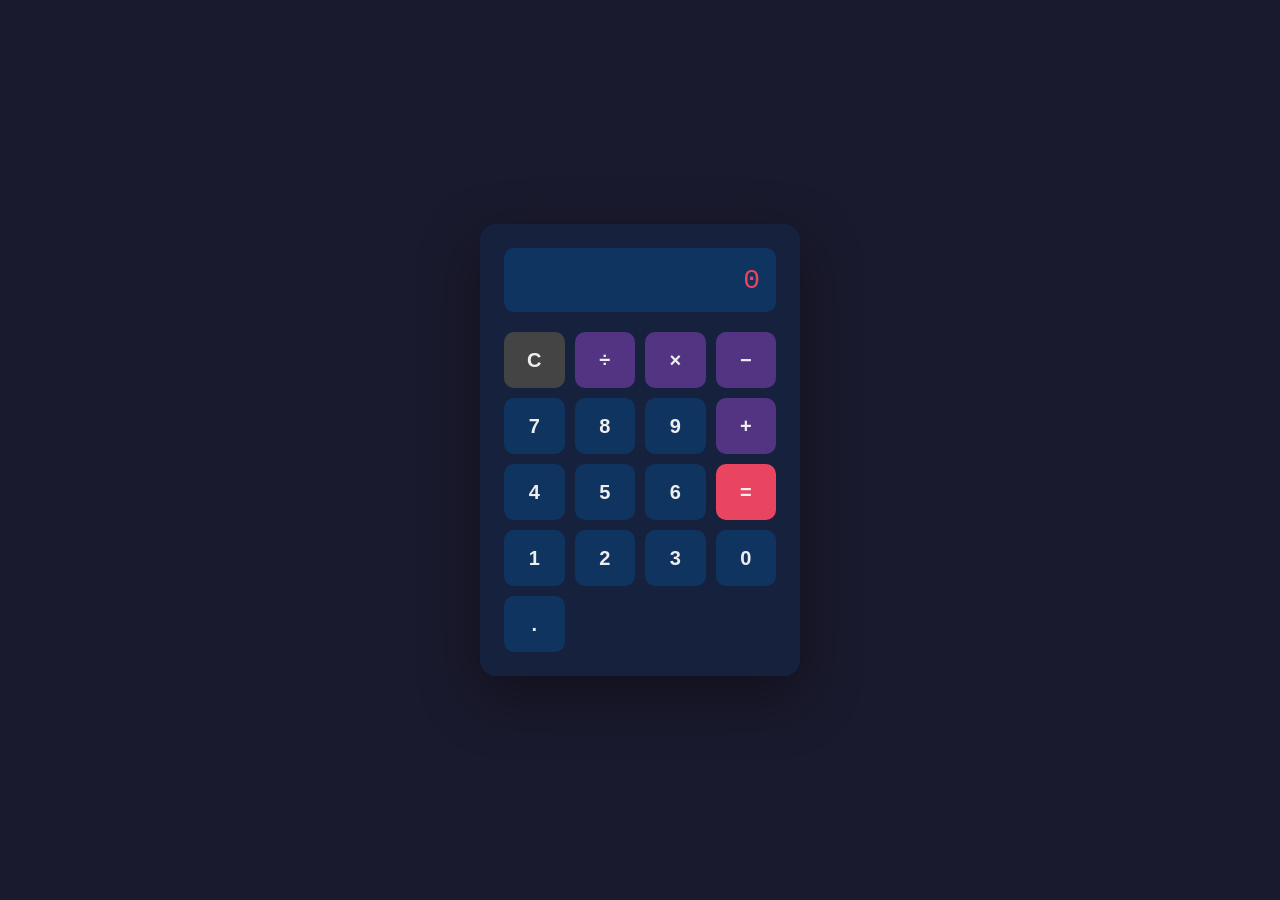
<file: Tools/calculator/index.html>
<!DOCTYPE html>
<html lang="en">
<head>
  <meta charset="UTF-8">
  <meta name="viewport" content="width=device-width, initial-scale=1.0">
  <title>Calculator</title>
  <link rel="stylesheet" href="style.css">
</head>
<body>
  <div class="calculator">
    <div class="display">
      <input type="text" id="display" readonly placeholder="0">
    </div>
    <div class="buttons">
      <button class="btn clear" data-action="clear">C</button>
      <button class="btn operator" data-action="operator" data-value="÷">÷</button>
      <button class="btn operator" data-action="operator" data-value="×">×</button>
      <button class="btn operator" data-action="operator" data-value="−">−</button>

      <button class="btn digit" data-action="digit" data-value="7">7</button>
      <button class="btn digit" data-action="digit" data-value="8">8</button>
      <button class="btn digit" data-action="digit" data-value="9">9</button>
      <button class="btn operator" data-action="operator" data-value="+">+</button>

      <button class="btn digit" data-action="digit" data-value="4">4</button>
      <button class="btn digit" data-action="digit" data-value="5">5</button>
      <button class="btn digit" data-action="digit" data-value="6">6</button>
      <button class="btn equals" data-action="equals">=</button>

      <button class="btn digit" data-action="digit" data-value="1">1</button>
      <button class="btn digit" data-action="digit" data-value="2">2</button>
      <button class="btn digit" data-action="digit" data-value="3">3</button>
      <button class="btn digit zero" data-action="digit" data-value="0">0</button>

      <button class="btn decimal" data-action="decimal">.</button>
    </div>
  </div>
  <script src="app.js"></script>
</body>
</html>
</file>
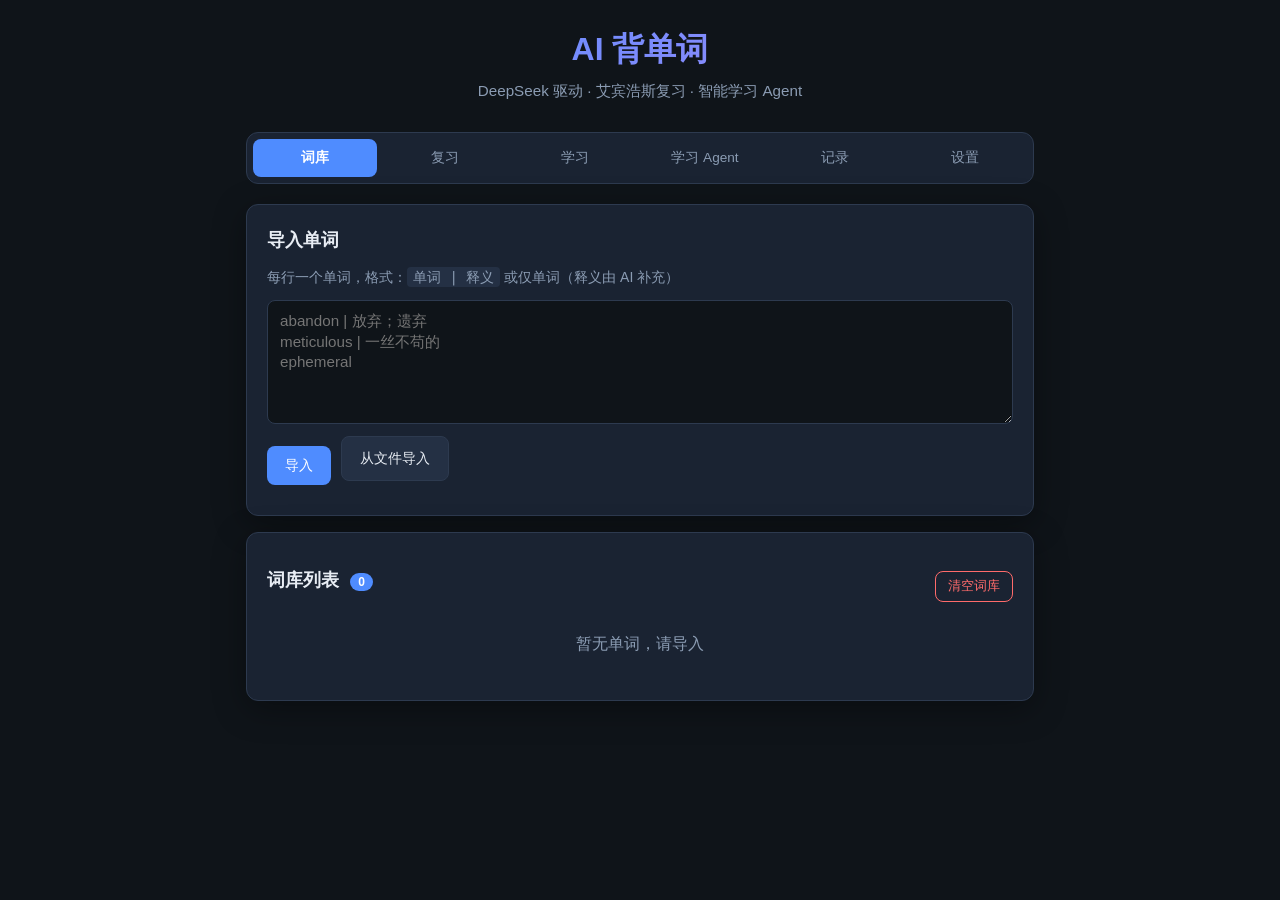
<file: Tools/vocab-trainer/index.html>
<!DOCTYPE html>
<html lang="zh-CN">
<head>
  <meta charset="UTF-8">
  <meta name="viewport" content="width=device-width, initial-scale=1.0">
  <title>AI 背单词 · Vocab Trainer</title>
  <link rel="stylesheet" href="style.css">
</head>
<body>
  <div class="app">
    <header class="header">
      <h1>AI 背单词</h1>
      <p class="subtitle">DeepSeek 驱动 · 艾宾浩斯复习 · 智能学习 Agent</p>
    </header>

    <nav class="tabs" role="tablist">
      <button class="tab active" data-tab="words" role="tab">词库</button>
      <button class="tab" data-tab="review" role="tab">复习</button>
      <button class="tab" data-tab="study" role="tab">学习</button>
      <button class="tab" data-tab="agent" role="tab">学习 Agent</button>
      <button class="tab" data-tab="history" role="tab">记录</button>
      <button class="tab" data-tab="settings" role="tab">设置</button>
    </nav>

    <main class="main">
      <!-- 词库 -->
      <section id="panel-words" class="panel active">
        <div class="card">
          <h2>导入单词</h2>
          <p class="hint">每行一个单词，格式：<code>单词 | 释义</code> 或仅单词（释义由 AI 补充）</p>
          <textarea id="import-text" rows="6" placeholder="abandon | 放弃；遗弃&#10;meticulous | 一丝不苟的&#10;ephemeral"></textarea>
          <div class="row">
            <button id="btn-import" class="btn primary">导入</button>
            <label class="btn secondary file-label">
              从文件导入
              <input type="file" id="import-file" accept=".txt,.csv" hidden>
            </label>
          </div>
        </div>
        <div class="card">
          <div class="row between">
            <h2>词库列表 <span id="word-count" class="badge">0</span></h2>
            <button id="btn-clear-words" class="btn danger small">清空词库</button>
          </div>
          <div id="word-list" class="word-list"></div>
        </div>
      </section>

      <!-- 复习（艾宾浩斯） -->
      <section id="panel-review" class="panel">
        <div class="card">
          <h2>艾宾浩斯复习</h2>
          <p class="hint">根据遗忘曲线自动安排复习；到期单词会出现在「学习」中。</p>
          <div class="stats-grid">
            <div class="stat"><span id="stat-due">0</span><label>今日待复习</label></div>
            <div class="stat"><span id="stat-new">0</span><label>新词</label></div>
            <div class="stat"><span id="stat-mastered">0</span><label>已掌握</label></div>
          </div>
          <button id="btn-start-review" class="btn primary large">开始复习（<span id="review-count">0</span> 词）</button>
        </div>
        <div class="card">
          <h3>复习计划预览</h3>
          <div id="review-schedule" class="schedule-list"></div>
        </div>
      </section>

      <!-- 学习会话 -->
      <section id="panel-study" class="panel">
        <div id="study-idle" class="card">
          <h2>单词学习</h2>
          <p class="hint">AI 为每个单词生成至少 6 种题型，每次重新出题。掌握不佳的单词会在本轮追加练习。</p>
          <label>本轮单词数
            <input type="number" id="study-batch-size" min="1" max="50" value="5">
          </label>
          <div class="row">
            <button id="btn-start-study-due" class="btn primary">学习到期单词</button>
            <button id="btn-start-study-all" class="btn secondary">随机学习</button>
          </div>
        </div>
        <div id="study-active" class="hidden">
          <div class="progress-bar"><div id="study-progress" class="progress-fill"></div></div>
          <p id="study-status" class="status-text"></p>
          <div id="question-area" class="question-area"></div>
        </div>
        <div id="study-report" class="card hidden"></div>
      </section>

      <!-- 学习 Agent -->
      <section id="panel-agent" class="panel">
        <div id="agent-idle" class="card">
          <h2>学习 Agent</h2>
          <p class="hint">描述你想学习的知识领域，AI 生成专项训练题。薄弱知识点会临时加练，结束后生成总结报告。</p>
          <label>学习主题
            <input type="text" id="agent-topic" placeholder="例如：高中物理电磁感应、雅思写作连接词、Python 列表推导式">
          </label>
          <label>目标题量
            <input type="number" id="agent-count" min="3" max="30" value="10">
          </label>
          <label>难度
            <select id="agent-difficulty">
              <option value="easy">基础</option>
              <option value="medium" selected>中等</option>
              <option value="hard">进阶</option>
            </select>
          </label>
          <button id="btn-start-agent" class="btn primary large">开始 Agent 训练</button>
        </div>
        <div id="agent-active" class="hidden">
          <div class="progress-bar"><div id="agent-progress" class="progress-fill"></div></div>
          <p id="agent-status" class="status-text"></p>
          <div id="agent-question-area" class="question-area"></div>
        </div>
        <div id="agent-report" class="card hidden"></div>
      </section>

      <!-- 历史记录 -->
      <section id="panel-history" class="panel">
        <div class="card">
          <div class="row between">
            <h2>错题本</h2>
            <button id="btn-clear-wrong" class="btn danger small">清空错题</button>
          </div>
          <div id="wrong-list" class="wrong-list"></div>
        </div>
        <div class="card">
          <h2>训练报告</h2>
          <div id="report-list" class="report-list"></div>
        </div>
      </section>

      <!-- 设置 -->
      <section id="panel-settings" class="panel">
        <div class="card">
          <h2>DeepSeek API</h2>
          <p class="hint">密钥仅保存在本机浏览器 localStorage，经本地代理转发请求。</p>
          <label>API Key
            <input type="password" id="api-key" placeholder="sk-...">
          </label>
          <label>API Base URL
            <input type="text" id="api-base" value="https://api.deepseek.com">
          </label>
          <label>模型（普通出题 / 判分 / 报告）
            <input type="text" id="api-model" value="deepseek-chat">
          </label>
          <p class="hint diagram-mode-hint">
            仅<strong>图示题补生成</strong>使用：<strong id="diagram-mode-label">deepseek-v4-pro · Thinking High</strong>
            <br>普通出题、判分、报告使用上方模型，不开启 Thinking 模式。
          </p>
          <label>代理地址（本地 server.py 默认）
            <input type="text" id="proxy-url" value="http://127.0.0.1:8765/api/chat">
          </label>
          <button id="btn-save-settings" class="btn primary">保存设置</button>
          <button id="btn-test-api" class="btn secondary">测试连接</button>
          <p id="api-test-result" class="hint"></p>
        </div>
      </section>
    </main>

    <div id="toast" class="toast hidden"></div>
    <div id="loading-overlay" class="loading-overlay hidden">
      <div class="spinner"></div>
      <p id="loading-text">AI 正在生成题目…</p>
    </div>
  </div>

  <script type="module" src="js/app.js"></script>
</body>
</html>
</file>
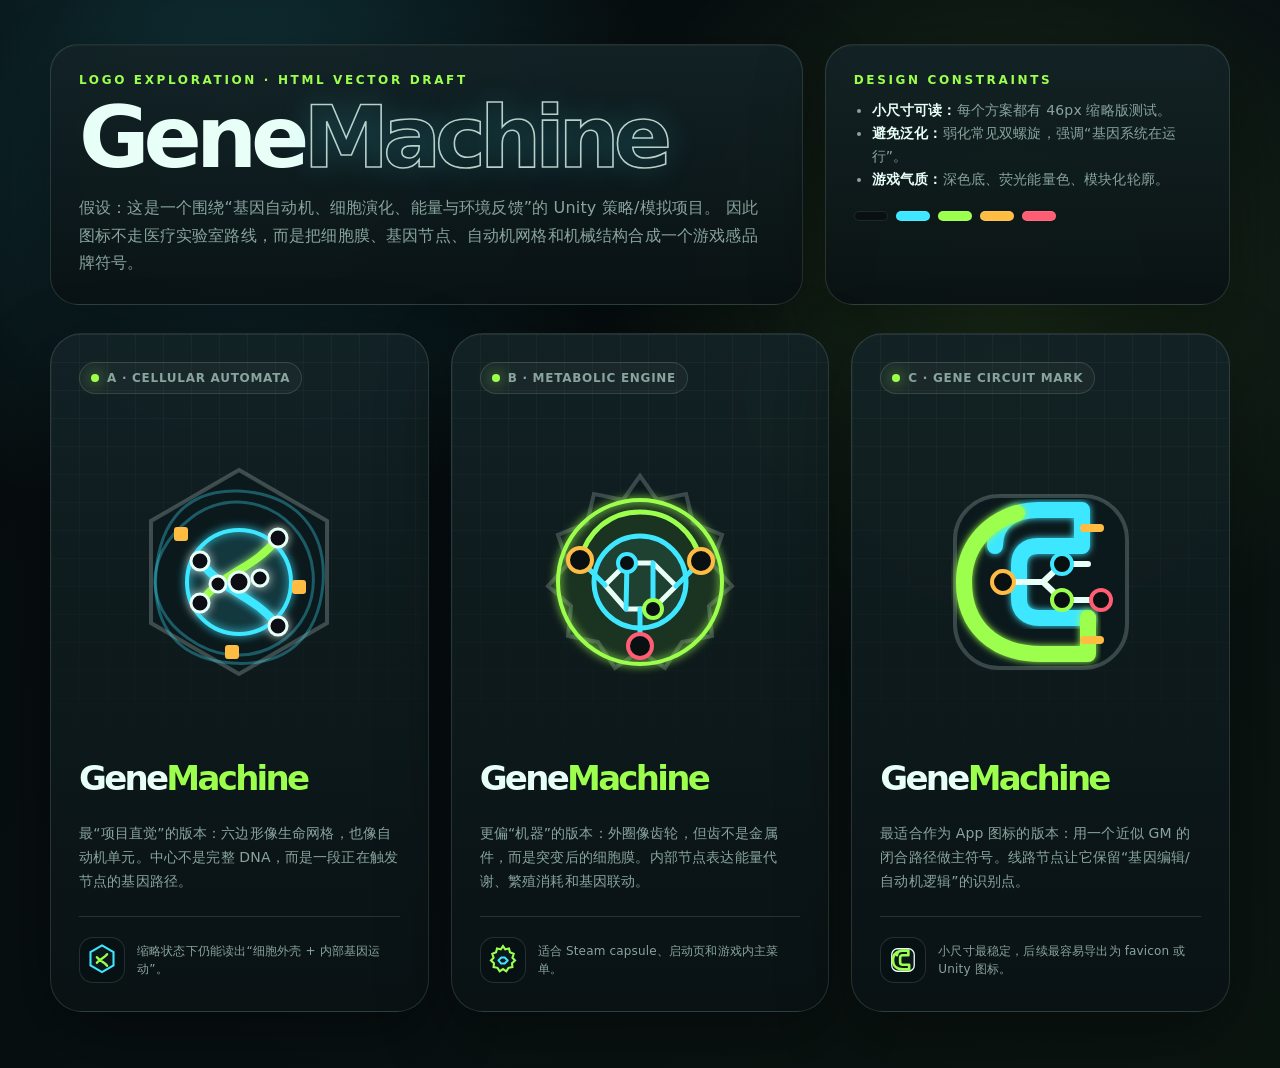
<file: GeneMachine-logo.html>
<!doctype html>
<html lang="zh-CN">
<head>
  <meta charset="utf-8" />
  <meta name="viewport" content="width=device-width, initial-scale=1" />
  <title>GeneMachine Logo Concepts</title>
  <style>
    :root {
      --bg: #081012;
      --panel: #0f1b1e;
      --panel-2: #132326;
      --text: #e8fff7;
      --muted: #88a49d;
      --cyan: #3ee7ff;
      --green: #9dff4d;
      --amber: #ffbc42;
      --red: #ff5d73;
      --line: rgba(232, 255, 247, 0.13);
    }

    * {
      box-sizing: border-box;
    }

    body {
      margin: 0;
      min-height: 100vh;
      color: var(--text);
      background:
        radial-gradient(circle at 18% 12%, rgba(62, 231, 255, 0.18), transparent 30%),
        radial-gradient(circle at 78% 26%, rgba(157, 255, 77, 0.13), transparent 32%),
        linear-gradient(135deg, #060b0d 0%, var(--bg) 52%, #0b1510 100%);
      font-family: Inter, ui-sans-serif, system-ui, -apple-system, BlinkMacSystemFont, "Segoe UI", sans-serif;
      letter-spacing: 0.01em;
    }

    .page {
      width: min(1180px, calc(100vw - 48px));
      margin: 0 auto;
      padding: 44px 0 56px;
    }

    .brief {
      display: grid;
      grid-template-columns: 1.3fr 0.7fr;
      gap: 22px;
      margin-bottom: 28px;
    }

    .brief-card,
    .concept {
      border: 1px solid var(--line);
      background: linear-gradient(180deg, rgba(19, 35, 38, 0.92), rgba(10, 18, 20, 0.92));
      box-shadow: 0 24px 70px rgba(0, 0, 0, 0.38), inset 0 1px 0 rgba(255, 255, 255, 0.04);
      backdrop-filter: blur(14px);
    }

    .brief-card {
      border-radius: 28px;
      padding: 28px;
    }

    .eyebrow {
      margin: 0 0 12px;
      color: var(--green);
      font-size: 12px;
      font-weight: 800;
      letter-spacing: 0.22em;
      text-transform: uppercase;
    }

    h1 {
      margin: 0;
      font-size: clamp(38px, 7vw, 86px);
      line-height: 0.9;
      letter-spacing: -0.07em;
    }

    .machine {
      color: transparent;
      -webkit-text-stroke: 1.6px rgba(232, 255, 247, 0.78);
      text-shadow: 0 0 32px rgba(62, 231, 255, 0.18);
    }

    .subtitle {
      max-width: 680px;
      margin: 18px 0 0;
      color: var(--muted);
      font-size: 16px;
      line-height: 1.7;
    }

    .notes {
      margin: 0;
      padding-left: 18px;
      color: var(--muted);
      font-size: 14px;
      line-height: 1.65;
    }

    .notes strong {
      color: var(--text);
    }

    .grid {
      display: grid;
      grid-template-columns: repeat(3, 1fr);
      gap: 22px;
    }

    .concept {
      position: relative;
      overflow: hidden;
      min-height: 640px;
      border-radius: 32px;
      padding: 28px;
    }

    .concept::before {
      content: "";
      position: absolute;
      inset: 0;
      pointer-events: none;
      background-image:
        linear-gradient(rgba(255, 255, 255, 0.035) 1px, transparent 1px),
        linear-gradient(90deg, rgba(255, 255, 255, 0.035) 1px, transparent 1px);
      background-size: 28px 28px;
      mask-image: linear-gradient(to bottom, black 0%, transparent 75%);
    }

    .concept > * {
      position: relative;
      z-index: 1;
    }

    .tag {
      display: inline-flex;
      align-items: center;
      gap: 8px;
      padding: 8px 11px;
      border: 1px solid var(--line);
      border-radius: 999px;
      color: var(--muted);
      background: rgba(255, 255, 255, 0.035);
      font-size: 12px;
      font-weight: 700;
      letter-spacing: 0.06em;
      text-transform: uppercase;
    }

    .tag::before {
      content: "";
      width: 8px;
      height: 8px;
      border-radius: 50%;
      background: var(--green);
      box-shadow: 0 0 16px var(--green);
    }

    .icon-wrap {
      display: grid;
      place-items: center;
      height: 320px;
      margin: 28px 0 20px;
    }

    svg {
      width: 260px;
      height: 260px;
      overflow: visible;
    }

    .wordmark {
      margin-top: 12px;
      font-size: 34px;
      font-weight: 900;
      letter-spacing: -0.08em;
      line-height: 0.95;
    }

    .wordmark span {
      color: var(--green);
    }

    .caption {
      margin: 14px 0 0;
      color: var(--muted);
      font-size: 14px;
      line-height: 1.7;
    }

    .mini {
      display: flex;
      gap: 12px;
      align-items: center;
      margin-top: 22px;
      padding-top: 20px;
      border-top: 1px solid var(--line);
      color: var(--muted);
      font-size: 12px;
      line-height: 1.5;
    }

    .mini-mark {
      display: grid;
      flex: 0 0 auto;
      place-items: center;
      width: 46px;
      height: 46px;
      border-radius: 14px;
      background: #071012;
      border: 1px solid var(--line);
    }

    .small-svg {
      width: 34px;
      height: 34px;
    }

    .orbit,
    .pulse,
    .gear {
      transform-origin: 130px 130px;
      animation: spin 18s linear infinite;
    }

    .pulse {
      animation: breathe 2.8s ease-in-out infinite;
    }

    .gear {
      animation-duration: 28s;
      animation-direction: reverse;
    }

    @keyframes spin {
      to {
        transform: rotate(360deg);
      }
    }

    @keyframes breathe {
      0%, 100% {
        opacity: 0.62;
        transform: scale(0.98);
      }
      50% {
        opacity: 1;
        transform: scale(1.03);
      }
    }

    .palette {
      display: flex;
      gap: 8px;
      margin-top: 20px;
    }

    .swatch {
      width: 34px;
      height: 10px;
      border-radius: 999px;
      border: 1px solid rgba(255, 255, 255, 0.1);
    }

    @media (max-width: 980px) {
      .brief,
      .grid {
        grid-template-columns: 1fr;
      }

      .concept {
        min-height: auto;
      }
    }
  </style>
</head>
<body>
  <main class="page">
    <section class="brief" aria-label="设计说明">
      <div class="brief-card">
        <p class="eyebrow">Logo Exploration · HTML Vector Draft</p>
        <h1>Gene<span class="machine">Machine</span></h1>
        <p class="subtitle">
          假设：这是一个围绕“基因自动机、细胞演化、能量与环境反馈”的 Unity 策略/模拟项目。
          因此图标不走医疗实验室路线，而是把细胞膜、基因节点、自动机网格和机械结构合成一个游戏感品牌符号。
        </p>
      </div>
      <div class="brief-card">
        <p class="eyebrow">Design Constraints</p>
        <ul class="notes">
          <li><strong>小尺寸可读：</strong>每个方案都有 46px 缩略版测试。</li>
          <li><strong>避免泛化：</strong>弱化常见双螺旋，强调“基因系统在运行”。</li>
          <li><strong>游戏气质：</strong>深色底、荧光能量色、模块化轮廓。</li>
        </ul>
        <div class="palette" aria-label="配色">
          <span class="swatch" style="background:#081012"></span>
          <span class="swatch" style="background:#3ee7ff"></span>
          <span class="swatch" style="background:#9dff4d"></span>
          <span class="swatch" style="background:#ffbc42"></span>
          <span class="swatch" style="background:#ff5d73"></span>
        </div>
      </div>
    </section>

    <section class="grid" aria-label="GeneMachine logo concepts">
      <article class="concept">
        <span class="tag">A · Cellular Automata</span>
        <div class="icon-wrap">
          <svg viewBox="0 0 260 260" role="img" aria-label="Cellular automata logo concept">
            <defs>
              <filter id="glow-cyan">
                <feGaussianBlur stdDeviation="4" result="blur" />
                <feMerge>
                  <feMergeNode in="blur" />
                  <feMergeNode in="SourceGraphic" />
                </feMerge>
              </filter>
            </defs>
            <path d="M130 18 L218 69 L218 171 L130 222 L42 171 L42 69 Z" fill="#0b191c" stroke="rgba(232,255,247,.22)" stroke-width="4" />
            <g class="orbit" fill="none" stroke="rgba(62,231,255,.32)" stroke-width="3">
              <path d="M130 39 C187 42 218 78 214 132 C209 187 176 215 122 211 C69 207 43 174 47 121 C51 69 78 37 130 39Z" />
              <path d="M82 66 C131 28 199 62 204 120 C210 183 144 224 88 192 C35 162 31 105 82 66Z" />
            </g>
            <g filter="url(#glow-cyan)">
              <circle cx="130" cy="130" r="52" fill="rgba(62,231,255,.08)" stroke="#3ee7ff" stroke-width="4" />
              <path d="M91 151 C116 118 144 118 169 86" fill="none" stroke="#9dff4d" stroke-width="8" stroke-linecap="round" />
              <path d="M91 109 C116 142 144 142 169 174" fill="none" stroke="#3ee7ff" stroke-width="8" stroke-linecap="round" />
              <g fill="#081012" stroke="#e8fff7" stroke-width="3">
                <circle cx="91" cy="151" r="9" />
                <circle cx="109" cy="132" r="8" />
                <circle cx="130" cy="130" r="10" />
                <circle cx="151" cy="126" r="8" />
                <circle cx="169" cy="86" r="9" />
                <circle cx="91" cy="109" r="9" />
                <circle cx="169" cy="174" r="9" />
              </g>
            </g>
            <g fill="#ffbc42">
              <rect x="65" y="75" width="14" height="14" rx="3" />
              <rect x="183" y="128" width="14" height="14" rx="3" />
              <rect x="116" y="193" width="14" height="14" rx="3" />
            </g>
          </svg>
        </div>
        <h2 class="wordmark">Gene<span>Machine</span></h2>
        <p class="caption">
          最“项目直觉”的版本：六边形像生命网格，也像自动机单元。中心不是完整 DNA，而是一段正在触发节点的基因路径。
        </p>
        <div class="mini">
          <div class="mini-mark">
            <svg class="small-svg" viewBox="0 0 260 260" aria-hidden="true">
              <path d="M130 18 L218 69 L218 171 L130 222 L42 171 L42 69 Z" fill="#0b191c" stroke="#3ee7ff" stroke-width="16" />
              <path d="M91 151 C116 118 144 118 169 86M91 109 C116 142 144 142 169 174" fill="none" stroke="#9dff4d" stroke-width="18" stroke-linecap="round" />
            </svg>
          </div>
          缩略状态下仍能读出“细胞外壳 + 内部基因运动”。
        </div>
      </article>

      <article class="concept">
        <span class="tag">B · Metabolic Engine</span>
        <div class="icon-wrap">
          <svg viewBox="0 0 260 260" role="img" aria-label="Metabolic engine logo concept">
            <defs>
              <filter id="glow-green">
                <feGaussianBlur stdDeviation="4" result="blur" />
                <feMerge>
                  <feMergeNode in="blur" />
                  <feMergeNode in="SourceGraphic" />
                </feMerge>
              </filter>
            </defs>
            <g class="gear" fill="#0b191c" stroke="rgba(232,255,247,.2)" stroke-width="4">
              <path d="M130 24 L147 48 L176 42 L183 71 L212 83 L202 112 L222 134 L199 154 L202 184 L172 190 L155 216 L130 199 L105 216 L88 190 L58 184 L61 154 L38 134 L58 112 L48 83 L77 71 L84 42 L113 48 Z" />
            </g>
            <circle cx="130" cy="130" r="82" fill="rgba(157,255,77,.06)" stroke="#9dff4d" stroke-width="4" filter="url(#glow-green)" />
            <circle class="pulse" cx="130" cy="130" r="46" fill="rgba(62,231,255,.08)" stroke="#3ee7ff" stroke-width="5" />
            <g fill="none" stroke-width="5" stroke-linecap="round" stroke-linejoin="round">
              <path d="M95 133 L117 111 L143 111 L166 134 L143 157 L116 157 Z" stroke="#e8fff7" />
              <path d="M117 111 L116 157M143 111 L143 157M95 133 L70 108M166 134 L191 109M130 157 L130 194" stroke="#3ee7ff" />
              <path d="M70 108 C78 78 101 60 130 60 C161 60 184 80 191 109" stroke="#9dff4d" />
            </g>
            <g fill="#081012" stroke-width="4">
              <circle cx="70" cy="108" r="12" stroke="#ffbc42" />
              <circle cx="191" cy="109" r="12" stroke="#ffbc42" />
              <circle cx="130" cy="194" r="12" stroke="#ff5d73" />
              <circle cx="117" cy="111" r="9" stroke="#3ee7ff" />
              <circle cx="143" cy="157" r="9" stroke="#9dff4d" />
            </g>
          </svg>
        </div>
        <h2 class="wordmark">Gene<span>Machine</span></h2>
        <p class="caption">
          更偏“机器”的版本：外圈像齿轮，但齿不是金属件，而是突变后的细胞膜。内部节点表达能量代谢、繁殖消耗和基因联动。
        </p>
        <div class="mini">
          <div class="mini-mark">
            <svg class="small-svg" viewBox="0 0 260 260" aria-hidden="true">
              <path d="M130 24 L147 48 L176 42 L183 71 L212 83 L202 112 L222 134 L199 154 L202 184 L172 190 L155 216 L130 199 L105 216 L88 190 L58 184 L61 154 L38 134 L58 112 L48 83 L77 71 L84 42 L113 48 Z" fill="#0b191c" stroke="#9dff4d" stroke-width="16" />
              <path d="M95 133 L117 111 L143 111 L166 134 L143 157 L116 157 Z" fill="none" stroke="#3ee7ff" stroke-width="15" stroke-linejoin="round" />
            </svg>
          </div>
          适合 Steam capsule、启动页和游戏内主菜单。
        </div>
      </article>

      <article class="concept">
        <span class="tag">C · Gene Circuit Mark</span>
        <div class="icon-wrap">
          <svg viewBox="0 0 260 260" role="img" aria-label="Gene circuit logo concept">
            <defs>
              <filter id="glow-amber">
                <feGaussianBlur stdDeviation="3.8" result="blur" />
                <feMerge>
                  <feMergeNode in="blur" />
                  <feMergeNode in="SourceGraphic" />
                </feMerge>
              </filter>
            </defs>
            <rect x="44" y="44" width="172" height="172" rx="44" fill="#0b191c" stroke="rgba(232,255,247,.2)" stroke-width="4" />
            <path d="M84 94 C84 69 103 58 127 58 L171 58 L171 94 L127 94 C115 94 108 101 108 113 L108 147 C108 159 116 166 128 166 L177 166" fill="none" stroke="#3ee7ff" stroke-width="16" stroke-linecap="round" stroke-linejoin="round" filter="url(#glow-amber)" />
            <path d="M177 166 L177 202 L130 202 C82 202 53 173 53 130 C53 96 74 71 106 61" fill="none" stroke="#9dff4d" stroke-width="16" stroke-linecap="round" stroke-linejoin="round" filter="url(#glow-amber)" />
            <path d="M92 130 L132 130 L151 112 L177 112M132 130 L151 148 L190 148" fill="none" stroke="#e8fff7" stroke-width="6" stroke-linecap="round" stroke-linejoin="round" />
            <g fill="#081012" stroke-width="4">
              <circle cx="92" cy="130" r="11" stroke="#ffbc42" />
              <circle cx="151" cy="112" r="10" stroke="#3ee7ff" />
              <circle cx="151" cy="148" r="10" stroke="#9dff4d" />
              <circle cx="190" cy="148" r="10" stroke="#ff5d73" />
            </g>
            <g fill="#ffbc42">
              <rect x="169" y="72" width="24" height="8" rx="4" />
              <rect x="169" y="184" width="24" height="8" rx="4" />
            </g>
          </svg>
        </div>
        <h2 class="wordmark">Gene<span>Machine</span></h2>
        <p class="caption">
          最适合作为 App 图标的版本：用一个近似 GM 的闭合路径做主符号。线路节点让它保留“基因编辑/自动机逻辑”的识别点。
        </p>
        <div class="mini">
          <div class="mini-mark">
            <svg class="small-svg" viewBox="0 0 260 260" aria-hidden="true">
              <rect x="44" y="44" width="172" height="172" rx="44" fill="#0b191c" stroke="#e8fff7" stroke-width="10" />
              <path d="M84 94 C84 69 103 58 127 58 L171 58 L171 94 L127 94 C115 94 108 101 108 113 L108 147 C108 159 116 166 128 166 L177 166 L177 202 L130 202 C82 202 53 173 53 130 C53 96 74 71 106 61" fill="none" stroke="#9dff4d" stroke-width="20" stroke-linecap="round" stroke-linejoin="round" />
            </svg>
          </div>
          小尺寸最稳定，后续最容易导出为 favicon 或 Unity 图标。
        </div>
      </article>
    </section>
  </main>
</body>
</html>
</file>
<file: Tools/calculator/style.css>
* {
  margin: 0;
  padding: 0;
  box-sizing: border-box;
}

body {
  display: flex;
  justify-content: center;
  align-items: center;
  min-height: 100vh;
  background: #1a1a2e;
  font-family: 'Segoe UI', system-ui, sans-serif;
}

.calculator {
  background: #16213e;
  border-radius: 16px;
  padding: 24px;
  box-shadow: 0 20px 60px rgba(0, 0, 0, 0.4);
  width: 320px;
}

.display {
  margin-bottom: 20px;
}

.display input {
  width: 100%;
  height: 64px;
  border: none;
  border-radius: 10px;
  background: #0f3460;
  color: #e94560;
  font-size: 28px;
  text-align: right;
  padding: 0 16px;
  outline: none;
  font-family: 'Consolas', 'Courier New', monospace;
}

.display input::placeholder {
  color: #533483;
}

.buttons {
  display: grid;
  grid-template-columns: repeat(4, 1fr);
  gap: 10px;
}

.btn {
  height: 56px;
  border: none;
  border-radius: 10px;
  font-size: 20px;
  font-weight: 600;
  cursor: pointer;
  transition: transform 0.1s, box-shadow 0.1s;
  color: #eee;
}

.btn:hover {
  transform: translateY(-1px);
  box-shadow: 0 4px 12px rgba(0, 0, 0, 0.3);
}

.btn:active {
  transform: translateY(0);
}

.digit {
  background: #0f3460;
}

.digit:hover {
  background: #1a4a7a;
}

.operator {
  background: #533483;
}

.operator:hover {
  background: #6a44a5;
}

.equals {
  background: #e94560;
}

.equals:hover {
  background: #f0627a;
}

.clear {
  background: #444;
}

.clear:hover {
  background: #666;
}

.decimal {
  background: #0f3460;
}

.decimal:hover {
  background: #1a4a7a;
}

.zero {
  /* zero spans one column like others — layout stays uniform */
}
</file>
<file: Tools/vocab-trainer/style.css>
/* AI Vocab Trainer — modern learning UI */

/* Scrollbar */
::-webkit-scrollbar { width: 6px; height: 6px; }
::-webkit-scrollbar-track { background: transparent; }
::-webkit-scrollbar-thumb { background: var(--border); border-radius: 3px; }
::-webkit-scrollbar-thumb:hover { background: var(--muted); }

:root {
  --bg: #0f1419;
  --surface: #1a2332;
  --surface2: #243044;
  --border: #2d3a4f;
  --text: #e8edf4;
  --muted: #8b9cb3;
  --primary: #4f8cff;
  --primary-hover: #6ba0ff;
  --success: #3dd68c;
  --danger: #ff6b6b;
  --warning: #ffc857;
  --radius: 12px;
  --shadow: 0 8px 32px rgba(0, 0, 0, 0.35);
  font-family: "Segoe UI", "PingFang SC", "Microsoft YaHei", sans-serif;
}

* { box-sizing: border-box; margin: 0; padding: 0; }

body {
  background: var(--bg);
  color: var(--text);
  min-height: 100vh;
  line-height: 1.6;
}

.app {
  max-width: 820px;
  margin: 0 auto;
  padding: 24px 16px 48px;
}

.header {
  text-align: center;
  margin-bottom: 28px;
}

.header h1 {
  font-size: 2rem;
  background: linear-gradient(135deg, var(--primary), #a78bfa);
  -webkit-background-clip: text;
  -webkit-text-fill-color: transparent;
  background-clip: text;
}

.subtitle { color: var(--muted); font-size: 0.95rem; margin-top: 4px; }

/* Tabs */
.tabs {
  display: flex;
  gap: 6px;
  flex-wrap: wrap;
  margin-bottom: 20px;
  background: var(--surface);
  padding: 6px;
  border-radius: var(--radius);
  border: 1px solid var(--border);
}

.tab {
  flex: 1;
  min-width: 70px;
  padding: 10px 8px;
  border: none;
  background: transparent;
  color: var(--muted);
  border-radius: 8px;
  cursor: pointer;
  font-size: 0.85rem;
  transition: all 0.2s;
}

.tab:hover { color: var(--text); background: var(--surface2); }
.tab.active { background: var(--primary); color: #fff; font-weight: 600; }

.panel { display: none; }
.panel.active { display: block; }

/* Cards */
.card {
  background: var(--surface);
  border: 1px solid var(--border);
  border-radius: var(--radius);
  padding: 20px;
  margin-bottom: 16px;
  box-shadow: var(--shadow);
  transition: border-color 0.2s;
}

.card:hover { border-color: var(--muted); }

.card h2, .card h3 { margin-bottom: 12px; font-size: 1.15rem; }

.hint { color: var(--muted); font-size: 0.875rem; margin-bottom: 12px; }
.hint code { background: var(--surface2); padding: 2px 6px; border-radius: 4px; }

label {
  display: block;
  margin-bottom: 14px;
  font-size: 0.9rem;
  color: var(--muted);
}

input[type="text"], input[type="password"], input[type="number"], select, textarea {
  display: block;
  width: 100%;
  margin-top: 6px;
  padding: 10px 12px;
  background: var(--bg);
  border: 1px solid var(--border);
  border-radius: 8px;
  color: var(--text);
  font-size: 0.95rem;
}

input:focus, select:focus, textarea:focus {
  outline: none;
  border-color: var(--primary);
  box-shadow: 0 0 0 3px rgba(79, 140, 255, 0.15);
}

input:focus-visible, select:focus-visible, textarea:focus-visible,
button:focus-visible, .btn:focus-visible, .option-btn:focus-visible,
.file-label:focus-visible {
  outline: 2px solid var(--primary);
  outline-offset: 2px;
}

textarea { resize: vertical; font-family: inherit; }

.row { display: flex; gap: 10px; flex-wrap: wrap; align-items: center; margin-top: 12px; }
.row.between { justify-content: space-between; }

/* Buttons */
.btn {
  padding: 10px 18px;
  border: none;
  border-radius: 8px;
  cursor: pointer;
  font-size: 0.9rem;
  font-weight: 500;
  transition: all 0.2s;
}

.btn.primary { background: var(--primary); color: #fff; }
.btn.primary:hover { background: var(--primary-hover); }
.btn.secondary { background: var(--surface2); color: var(--text); border: 1px solid var(--border); }
.btn.secondary:hover { background: var(--border); }
.btn.danger { background: transparent; color: var(--danger); border: 1px solid var(--danger); }
.btn.danger:hover { background: rgba(255, 107, 107, 0.15); }
.btn.small { padding: 6px 12px; font-size: 0.8rem; }
.btn.large { padding: 14px 24px; font-size: 1rem; width: 100%; margin-top: 8px; }

.file-label { cursor: pointer; display: inline-flex; align-items: center; }

.badge {
  background: var(--primary);
  color: #fff;
  font-size: 0.75rem;
  padding: 2px 8px;
  border-radius: 99px;
  margin-left: 6px;
}

/* Word list */
.word-list { max-height: 360px; overflow-y: auto; }

.word-item {
  display: grid;
  grid-template-columns: 1fr 2fr;
  gap: 4px 12px;
  padding: 10px 0;
  border-bottom: 1px solid var(--border);
  font-size: 0.9rem;
}

.word-item strong { color: var(--primary); }
.word-item small { grid-column: 1 / -1; color: var(--muted); font-size: 0.8rem; }

/* Stats */
.stats-grid {
  display: grid;
  grid-template-columns: repeat(3, 1fr);
  gap: 12px;
  margin: 16px 0;
}

.stat {
  text-align: center;
  background: var(--bg);
  padding: 16px;
  border-radius: 8px;
  border: 1px solid var(--border);
}

.stat span { display: block; font-size: 1.8rem; font-weight: 700; color: var(--primary); }
.stat label { font-size: 0.8rem; color: var(--muted); margin: 0; }

.schedule-list { max-height: 240px; overflow-y: auto; }

.schedule-item {
  display: flex;
  justify-content: space-between;
  padding: 8px 0;
  border-bottom: 1px solid var(--border);
  font-size: 0.9rem;
}

.schedule-item.due { color: var(--warning); font-weight: 600; }

/* Questions */
.progress-bar {
  height: 6px;
  background: var(--surface2);
  border-radius: 99px;
  overflow: hidden;
  margin-bottom: 12px;
}

.progress-fill {
  height: 100%;
  background: linear-gradient(90deg, var(--primary), #a78bfa);
  width: 0%;
  transition: width 0.3s;
}

.status-text { color: var(--muted); font-size: 0.875rem; margin-bottom: 16px; }

.question-card {
  background: var(--surface);
  border: 1px solid var(--border);
  border-radius: var(--radius);
  padding: 24px;
}

.q-type {
  display: inline-block;
  background: rgba(79, 140, 255, 0.2);
  color: var(--primary);
  padding: 4px 10px;
  border-radius: 99px;
  font-size: 0.75rem;
  margin-bottom: 8px;
  margin-right: 8px;
}

.q-tag {
  display: inline-block;
  background: rgba(167, 139, 250, 0.2);
  color: #a78bfa;
  padding: 4px 10px;
  border-radius: 99px;
  font-size: 0.75rem;
}

.q-prompt {
  font-size: 1.1rem;
  margin: 16px 0 20px;
  line-height: 1.7;
}

.q-diagram {
  width: 100%;
  max-height: 360px;
  margin: 0 0 20px;
  padding: 12px;
  background: rgba(255, 255, 255, 0.96);
  border: 1px solid var(--border);
  border-radius: 12px;
}

.q-diagram .component.opamp path {
  fill: #fff;
}

.q-diagram .component.ground line {
  stroke: #172033;
  stroke-width: 3;
}

.q-diagram .wire,
.q-diagram .component line,
.q-diagram .component polyline,
.q-diagram .component circle,
.q-diagram .arrow path {
  stroke: #172033;
  stroke-width: 3;
  stroke-linecap: round;
  stroke-linejoin: round;
  fill: none;
}

.q-diagram .node {
  fill: #172033;
}

.q-diagram text {
  fill: #172033;
  font-size: 15px;
  font-weight: 700;
  font-family: Arial, "Microsoft YaHei", sans-serif;
}

.q-diagram .shape.rect,
.q-diagram .shape.ellipse,
.q-diagram .shape.polygon,
.q-diagram .shape.arc {
  stroke: #172033;
  stroke-width: 2;
}

.q-diagram .icon {
  fill: #172033;
  font-family: "Segoe UI Emoji", "Apple Color Emoji", sans-serif;
}

.diagram-missing {
  margin: 0 0 16px;
  padding: 12px;
  border-radius: 8px;
  background: rgba(255, 200, 87, 0.15);
  border: 1px solid var(--warning);
  color: var(--warning);
  font-size: 0.875rem;
}

.q-options { display: flex; flex-direction: column; gap: 8px; }

.option-btn {
  text-align: left;
  background: var(--bg);
  border: 1px solid var(--border);
  color: var(--text);
  padding: 12px 16px;
  width: 100%;
  border-radius: 8px;
  cursor: pointer;
  font-size: 0.95rem;
  transition: all 0.15s;
}

.option-btn:hover { border-color: var(--primary); background: rgba(79, 140, 255, 0.1); }

.q-input { margin-bottom: 12px; }

.feedback {
  margin-top: 16px;
  padding: 14px;
  border-radius: 8px;
  font-size: 0.95rem;
}

.feedback.correct { background: rgba(61, 214, 140, 0.15); border: 1px solid var(--success); }
.feedback.wrong { background: rgba(255, 107, 107, 0.15); border: 1px solid var(--danger); }
.feedback p { margin-top: 8px; color: var(--muted); font-size: 0.875rem; }

/* History */
.wrong-item, .report-item {
  padding: 12px 0;
  border-bottom: 1px solid var(--border);
  font-size: 0.9rem;
}

.wrong-head { display: flex; justify-content: space-between; margin-bottom: 4px; }
.wrong-item small { color: var(--muted); }

.report-snippet { color: var(--muted); font-size: 0.85rem; margin-top: 8px; white-space: pre-wrap; }

.report-body { line-height: 1.7; }
.report-body h3, .report-body h4 { margin: 16px 0 8px; }
.report-body ul { margin-left: 20px; margin-bottom: 12px; }
.highlights, .weak-areas { margin-top: 16px; }

.empty { color: var(--muted); text-align: center; padding: 24px; }

.hidden { display: none !important; }

/* Toast & loading */
.toast {
  position: fixed;
  bottom: 24px;
  left: 50%;
  transform: translateX(-50%);
  background: var(--surface2);
  border: 1px solid var(--border);
  padding: 12px 24px;
  border-radius: 8px;
  box-shadow: var(--shadow);
  z-index: 1000;
}

.loading-overlay {
  position: fixed;
  inset: 0;
  background: rgba(15, 20, 25, 0.85);
  display: flex;
  flex-direction: column;
  align-items: center;
  justify-content: center;
  z-index: 2000;
}

.spinner {
  width: 48px;
  height: 48px;
  border: 4px solid var(--border);
  border-top-color: var(--primary);
  border-radius: 50%;
  animation: spin 0.8s linear infinite;
}

@keyframes spin { to { transform: rotate(360deg); } }

.diagram-mode-hint strong { color: var(--primary); }

#loading-text { margin-top: 16px; color: var(--muted); }

/* Scrollbars */
.word-list::-webkit-scrollbar,
.schedule-list::-webkit-scrollbar {
  width: 6px;
}
.word-list::-webkit-scrollbar-thumb,
.schedule-list::-webkit-scrollbar-thumb {
  background: var(--border);
  border-radius: 99px;
}

.btn:focus-visible,
.tab:focus-visible,
.option-btn:focus-visible {
  outline: 2px solid var(--primary);
  outline-offset: 2px;
}

@media (max-width: 600px) {
  .stats-grid { grid-template-columns: 1fr; }
  .word-item { grid-template-columns: 1fr; }
  .tabs { flex-direction: column; }
}
</file>
